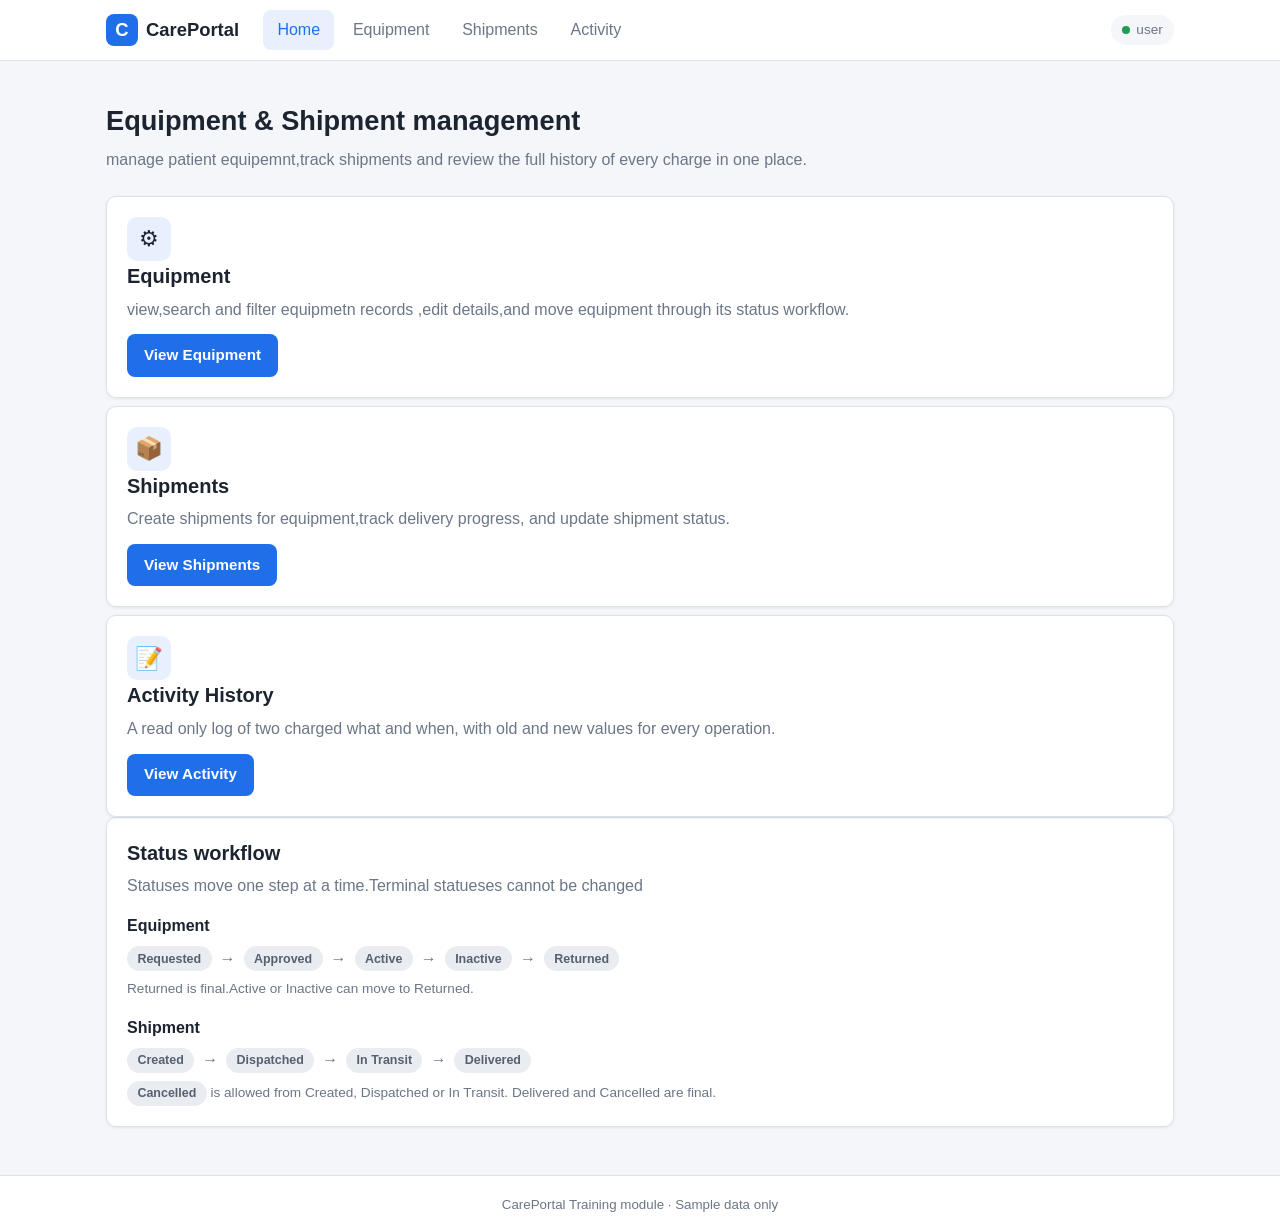
<file: public/index.html>
<!DOCTYPE html>
<html lang="en">
    <head>
        <meta charset="UTF-8">
        <meta name="viewport" content="width=device-width,initial-scale=1.0">
        <title>CarePortal- Equipment &amp; Shipment Management</title>
        <link rel="stylesheet" href="css/styles.css">
    </head>
    <body>

        <header class="site-header">
            <div class="container header-inner">
                <a href="index.html" class="brand">
                    <span class="brand-mark">C</span>
                    <span class="brand-text">CarePortal</span>
                </a>

                <button class="nav-toggle" id="navToggle" aria-label="Toggle navigation" aria-expanded="false">
                    &#9776;
                </button>

                <nav  class="main-nav" id="mainNav" aria-label="Main naviagtion">
                    <a href="index.html" class="nav-link active" aria-current="page">Home</a>
                    <a href="equipment.html" class="nav-link">Equipment</a>
                    <a href="shipment.html" class="nav-link">Shipments</a>
                    <a href="activity.html" class="nav-link">Activity</a>
                </nav>

                <div class="user-chip" title="Training user">
                    <span class="user-dot"></span>user
                </div>
            </div>
        </header>

        <!--main content-->
        <main class="container page">
            
            <!--Global message area (success/error message shown here)-->
            <div id="message-area" role="status" aria-live="polite"></div>

            <section class="hero">
                <h1>Equipment &amp; Shipment management</h1>
                <p class="muted">
                    manage patient equipemnt,track shipments and review the full
                    history of every charge in one place.
                </p>
            </section>

            <!--module cards-->
            <section class="card-grid" aria-label="Modules">
                <article class="card module-card">
                    <div class="module-icon">&#9881; </div>
                    <h2>Equipment</h2>
                    <p class="muted">
                        view,search and filter equipmetn records ,edit details,and move equipment through its status workflow.
                    </p>
                    <div class="card-actions">
                        <a href="equipment.html" class="btn btn-primary">View Equipment</a>
                        <!-- <a href="equipment.html?add=1" class="btn btn-secondary">+ Add Equipment</a> -->

                    </div>
                </article>

                <article class="card module-card">
                    <div class="module-icon"> &#128230; </div>
                    <h2>Shipments</h2>
                    <p class="muted">
                        Create shipments for equipment,track delivery progress, and update shipment status.

                    </p>
                    <div class="card-actions">
                        <a href="shipments.html" class="btn btn-primary">View Shipments</a>
                        

                    </div>
                </article>

                <article class="card module-card">
                    <div class="module-icon"> &#128221; </div> 
                    <h2>Activity History</h2>
                    <p class="muted">
                        A read only log of two charged what and when, with old 
                        and new values for every operation.
                    </p>
                    <div class="card-actions">
                        <a href="activity.html" class="btn btn-primary">View Activity</a>

                    </div>
                </article>
            </section>

            <!--Status workflow reference-->
            <section class="card workflow-card">
                <h2>Status workflow</h2>
                <p class="muted">Statuses move one step at a time.Terminal statueses cannot be changed</p>

                <div class="workflow-block">
                    <h3>Equipment</h3>
                    <div class="flow">
                        <span class="badge badge-requested">Requested</span>
                        <span class="arrow"> &rarr; </span>
                        <span class="badge badge-approved">Approved</span>
                        <span class="arrow"> &rarr;</span>
                        <span class="badge badge-active">Active</span>
                        <span class="arrow"> &rarr;</span>
                        <span class="badge badge-inactive">Inactive</span>
                        <span class="arrow"> &rarr;</span>
                        <span class="badge badge-returned">Returned</span>
                        
                    </div>
                    <p class="hint">Returned is final.Active or Inactive can move to Returned.</p>
                </div>

                <div class="workflow-block">
                    <h3>Shipment</h3>
                    <div class="flow">
                        <span class="badge badge-created">Created</span>
                        <span class="arrow"> &rarr; </span>
                        <span class="badge badge-dispatched">Dispatched</span>
                        <span class="arrow"> &rarr; </span>
                        <span class="badge badge-in-transit">In Transit</span>
                        <span class="arrow"> &rarr; </span>
                        <span class="badge badge-delivered">Delivered</span>
                        
                    </div>
                    <p class="hint">
                        <span class="badge badge-cancelled">Cancelled</span>
                        is allowed from Created, Dispatched or In Transit. Delivered and Cancelled are final.
                    </p>
                </div>
            </section>
        </main>

        <!--footer-->
        <footer class="site-footer">
            <div class="container">
                <small>CarePortal Training module &middot; Sample data only</small>

            </div>
        </footer>

        <script src="js/common.js"></script>
    </body>
</html>
</file>
<file: public/css/styles.css>
:root{
    --primary: #1f6feb;
    --primary-dark: #1757bd;
    --bg: #f4f6fa;
    --surface: #ffffff;
    --text: #1c2430;
    --muted: #6b7686;
    --border: #dde2ea;
    --success: #1f9d55;
    --radius:10px;
    --shadow:0 1px 3px rgba(16,24,40,0.08);
}

/*--reset and base--*/
*{
    box-sizing: border-box;
    margin:0;
    padding:0;
}

body{
    font-family:"Segoe UI",Roboto,Arial,sans-serif;
    background:var(--bg);
    color:var(--text);
    line-height:1.5;
    min-height:100vh;
    display:flex;
    flex-direction:column;
}

a{
    color:var(--primary);
    text-decoration: none;
}

a:hover{
    text-decoration: underline;
}


/*--layout and wrapper---*/
.container{
    width:100%;
    max-width:1100px;
    margin: 0 auto;
    padding:0 1rem;
}

/*--Header--*/
.site-header{
    background:var(--surface);
    border-bottom:1px solid var(--border);
    position:sticky;
    top:0;
    z-index:100;
}

.header-inner{
    display: flex;
    align-items: center;
    gap:1.5rem;
    min-height:60px;
}

/*--Brand(logo name)--*/
.brand{
    display:flex;
    align-items: center;
    gap:0.5rem;
    color:var(--text);
    font-weight: 700;
    font-size:1.15rem;
}

.brand:hover{
    text-decoration: none;
}

.brand-mark{
    width:32px;
    height: 32px;
    background: var(--primary);
    color:#fff;
    border-radius: 8px;
    display:grid;
    place-items:center;
}

/*----Navigation links--------*/
.main-nav{
    display: flex;
    gap:0.25rem;
    flex:1;
}

.nav-link{
    padding:0.5rem 0.9rem;
    border-radius:8px;
    color:var(--muted);
    font-weight:500;
}
.nav-link:hover{
    background:var(--bg);
    text-decoration:none;
    color:var(--text);
}
.nav-link.active{
    background:#e8f0fe;
    color:var(--primary);
}

/*--user chip ---*/
.user-chip{
    display: flex;
    align-items: center;
    gap:0.4rem;
    font-size: 0.85rem;
    color: var(--muted);
    background: var(--bg);
    padding: 0.3rem 0.7rem;
    border-radius: 999px;
}

.user-dot{
    width:8px;
    height:8px;
    background: var(--success);
    border-radius: 50%;
}

/*Hamburger button---*/
.nav-toggle{
    display: none;
    background: none;
    border: 1px solid var(--border);
    border-radius: 8px;
    font-size:1.3rem;
    padding:0.2rem 0.6rem;
    cursor: pointer;
}

/*--Tablet/mobile:nav becomes dropdown---*/
@media(max-width:900px){
    .nav-toggle{ 
        display: block;
        margin-left: auto;
    }

    .main-nav{
        display: none;
        position: absolute;
        top:60px; left:0; right:0;
        flex-direction: column;
        background: var(--surface);
        border-bottom: 1px solid var(--border);
        padding:0.5rem 1rem;
    }

    .main-nav.open{
        display: flex;
    }
    .user-chip{
        display: none;
    }
}

/* =========================================================
   FEATURE 2: Page layout, hero, module cards, buttons, footer
   ========================================================= */

/*--Text styles--*/
h1{
    font-size:1.7rem;
    margin-bottom:0.4rem;
}
h2{
    font-size:1.25rem;
    margin-bottom:0.4rem;
}
h3{
    font-size:1rem;
    margin-bottom:0.5rem;
}

.muted{
    color:var(--muted);
}

/*--page area---*/
.page{
    flex: 1;
    padding-top:1.5rem;
    padding-bottom:2rem;
}

.hero{
    margin-bottom:1.5rem;
}

/*--card(reusable box)--*/
.card{
    background: var(--surface);
    border: 1px solid var(--border);
    border-radius: var(--radius);
    box-shadow: var(--shadow);
    padding: 1.25rem;
}

.card-grid {
    display:flex;
    flex-direction: column;
    gap: 0.5rem;
}

.module-icon {
    width: 44px;
    height: 44px;
    background: #e8f0fe;
    border-radius: 10px;
    display: grid; 
    place-items: center;
    font-size: 1.4rem;
}
.card-actions{
    margin-top: auto;
    padding-top: 0.8rem;
    display: flex;
    flex-wrap: wrap;
    gap: 0.5rem;
}
.btn{
    display: inline-block;
    padding: 0.55rem 1rem;
    border: 1px solid transparent;
    border-radius: 8px;
    font-size: 0.95rem;
    font-weight: 600;
    cursor: pointer;
    text-align: center;
    font-family: inherit;
}

.btn:hover{
    text-decoration: none;
}

.btn-primary{
    background: var(--primary);
    color: #fff;
}

.btn-primary:hover{
    background: var(--primary-dark);
}

.btn-secondary{
    background: var(--primary);
    color: #fff;
    /* border-color: var(--primary); */
}
.btn-secondary:hover{
    background: var(--primary-dark);
}

/*--footer---*/
.site-footer{
    border-top:1px solid var(--border);
    background: var(--surface);
    padding: 1rem 0;
    text-align: center;
    color: var(--muted);
}


/*--small screens ----*/
@media(max-width: 480px) {
    h1{
        font-size:1.4rem;
    }
}

/*--FEature 3---*/
.workflow-card{
    margin-bottom: 1rem;
}

.workflow-block{
    margin-top: 1rem;
}

.flow{
    display: flex;
    flex-wrap: wrap;
    align-items: center;
    gap: 0.5rem;
}

.arrow{
    color: var(--muted);
}

.hint{
    color: var(--muted);
    font-size: 0.85rem;
    margin-top: 0.5rem;
}

.badge{
    display: inline-block;
    padding: 0.2rem 0.65rem;
    border-radius: 999px;
    font-size: 0.78rem;
    font-weight: 600;
    white-space: nowrap;
}

.badge-requested{ background: #e9ecf1; color: #566070;}
.badge-approved{ background: #e9ecf1; color: #566070;}
.badge-active { background: #e9ecf1; color: #566070; }
.badge-inactive {background: #e9ecf1; color: #566070;}
.badge-returned   { background: #e9ecf1; color: #566070; }

.badge-created    { background: #e9ecf1; color: #566070; }   /* grey   */
.badge-dispatched { background: #e9ecf1; color: #566070; }   /* blue   */
.badge-in-transit { background: #e9ecf1; color: #566070; }   /* yellow */
.badge-delivered  { background: #e9ecf1; color: #566070; }   /* green  */
.badge-cancelled  { background: #e9ecf1; color: #566070; }  

/* ---Page header---*/
.page-header{
    display: flex;
    justify-content: space-between;
    align-items: center;
    flex-wrap:wrap;
    gap: 0.75rem;
    margin-bottom: 1rem;
}

/*--table---*/
.table-wrap{
    overflow-x: auto;
}

table{
    width: 100%;
    border-collapse: collapse;
}

th, td{
    text-align: left;
    padding: 0.7rem 0.8rem;
    border-bottom: 1px solid var(--border);
    font-size: 0.92rem;
}
th {
    background: #f8fafc;
    color: var(--muted);
    font-size: 0.78rem;
    text-transform: uppercase;
    letter-spacing: 0.03em;;
}
tbody tr:hover{
    background: #fafbfd;
}
.btn-sm{
    padding: 0.3rem 0.65rem;
    font-size: 0.85rem;
}

/*--Feature 5--*/
/*--Loading,empty and error states--*/
.hidden { display: none !important; }

/* box used for loading / empty / error messages */
.state-box {
  text-align: center;
  padding: 2.5rem 1rem;
  color: var(--muted);
}
.state-box .btn { margin-top: 0.75rem; }

.spinner {
  width: 32px;
  height: 32px;
  border: 4px solid var(--border);
  border-top-color: var(--primary);
  border-radius: 50%;
  animation: spin 0.5s linear infinite;
  margin: 0 auto 0.75rem;
}

@keyframes spin {
  to { transform: rotate(360deg); }
}

/* =========================================================
   FEATURE 6: Search & filter toolbar (also the base form field styles)
   ========================================================= */

.toolbar-card { margin-bottom: 1rem; }

.toolbar {
  display: flex;
  flex-wrap: wrap;
  gap: 0.75rem;
  align-items: flex-end;         /* aligns the Clear button with the inputs */
}
.toolbar .field { flex: 1 1 180px; margin-bottom: 0; }

/* ---------- Field = label + input stacked ---------- */
.field { display: flex; flex-direction: column; }

.field label {
  font-weight: 600;
  font-size: 0.9rem;
  margin-bottom: 0.3rem;
}

/* ---------- Inputs and dropdowns ---------- */
input[type="search"],
select {
  width: 100%;
  padding: 0.55rem 0.7rem;
  border: 1px solid var(--border);
  border-radius: 8px;
  font-size: 0.95rem;
  font-family: inherit;
  background: #fff;
  color: var(--text);
}

input:focus, select:focus {
  outline: 2px solid #b9d2fb;
  border-color: var(--primary);
}

@media (max-width: 480px) {
  .toolbar .field { flex: 1 1 100%; }
}

/* =========================================================
   FEATURE 7: Forms, validation messages, alert banners
   ========================================================= */

/* ---------- Form layout ---------- */
.form-card { max-width: 800px; }

.form-grid {
  display: grid;
  grid-template-columns: repeat(2, 1fr);     /* two columns on desktop */
  gap: 0 1rem;
}
.form-grid .full { grid-column: 1 / -1; }    /* spans both columns */

.form-grid .field { margin-bottom: 1rem; }

.required { color: #d33a3a; }                /* the red * */

/* ---------- Text inputs and textarea (search + select already styled) ---------- */
input[type="text"],
textarea {
  width: 100%;
  padding: 0.55rem 0.7rem;
  border: 1px solid var(--border);
  border-radius: 8px;
  font-size: 0.95rem;
  font-family: inherit;
  background: #fff;
  color: var(--text);
}
textarea { min-height: 90px; resize: vertical; }

input[type="text"]:focus,
textarea:focus {
  outline: 2px solid #b9d2fb;
  border-color: var(--primary);
}

/* ---------- Validation state: JS adds .invalid to the .field box ---------- */
.field.invalid input,
.field.invalid select,
.field.invalid textarea { border-color: #d33a3a; }

.error-text {
  color: #d33a3a;
  font-size: 0.8rem;
  margin-top: 0.25rem;
  min-height: 1em;
}

/* ---------- Buttons row ---------- */
.form-actions { display: flex; gap: 0.6rem; margin-top: 0.5rem; }

/* disabled button while a request is running */
.btn:disabled {
  opacity: 0.55;
  cursor: not-allowed;
}

/* ---------- Success / error banners (shown in #message-area) ---------- */
#message-area { margin-bottom: 1rem; }

.alert {
  padding: 0.75rem 1rem;
  border-radius: 8px;
  border: 1px solid;
  margin-bottom: 0.5rem;
  display: flex;
  justify-content: space-between;
  align-items: center;
  gap: 1rem;
}
.alert-success { background: #e7f7ee; border-color: #a8e0c1; color: #14683a; }
.alert-error   { background: #fdecec; border-color: #f3b6b6; color: #922020; }

.alert-close {
  background: none;
  border: none;
  font-size: 1.1rem;
  cursor: pointer;
  color: inherit;
}

/* ---------- Tablet / mobile: one column ---------- */
@media (max-width: 900px) {
  .form-grid { grid-template-columns: 1fr; }
}

/* buttons inside a table row, side by side */
.row-actions {
  display: flex;
  gap: 0.4rem;
  flex-wrap: wrap;
  align-items: center;
}

/* ---------- Modal: dark overlay + white box in the centre ---------- */
.modal-overlay {
  position: fixed;
  inset: 0;                                  /* covers the whole screen */
  background: rgba(16, 24, 40, 0.5);
  display: grid;
  place-items: center;
  padding: 1rem;
  z-index: 200;                              /* above the sticky header */
}

.modal {
  background: var(--surface);
  border-radius: var(--radius);
  padding: 1.5rem;
  width: 100%;
  max-width: 460px;
  max-height: 90vh;
  overflow-y: auto;
}
.modal-head{
    display: flex;
    justify-content: space-between;
    align-items: flex-start;
    gap: 1rem;
}
.modal-head h2 { margin: 0; }

.modal-close{
    background: none;
    border: 0;
    font-size: 1.75rem;
    line-height: 1;
    cursor: pointer;
    color: var(--muted);
    padding: 0 0.25rem;
}
.modal-close:hover{
    color: inherit;
}
.modal-close:disabled{
    opacity: 0.4;
    cursor: not-allowed;
}
.modal-wide { max-width: 720px; }

.modal .field { margin-bottom: 1rem; }

/*--pagination--*/
.pagination{
    display: flex;
    justify-content : space-between;
    align-items: center;
    flex-wrap: wrap;
    gap: 0.75rem;
    padding-top: 1rem;
    color: var(--muted);
    font-size: 0.9rem;
}

.pager-controls {
  display: flex;
  align-items: center;
  flex-wrap: wrap;
  gap: 0.5rem;
}

.pagination select {
  width: auto;
  padding: 0.3rem 0.5rem;
}

input[type="date"] {
  width: 100%;
  padding: 0.55rem 0.7rem;
  border: 1px solid var(--border);
  border-radius: 8px;
  font-size: 0.95rem;
  font-family: inherit;
  background: #fff;
  color: var(--text);
}

input[type="date"]:focus {
  outline: 2px solid #b9d2fb;
  border-color: var(--primary);
}

.status-card { margin-top: 1rem; }
.status-card .field { margin-bottom: 1rem; }

/* ---------- Action badges ---------- */
.badge-add           { background: #d9f5e5; color: #137a3f; }   /* green  */
.badge-edit          { background: #dbeafe; color: #1e4fa8; }   /* blue   */
.badge-status-change { background: #fff4d6; color: #8a6100; }   /* yellow */

/* ---------- Table cells ---------- */
.nowrap { white-space: nowrap; }

.changes-cell { font-size: 0.85rem; min-width: 180px; }
.change-block { margin-bottom: 0.4rem; word-break: break-word; }
.change-block:last-child { margin-bottom: 0; }
.change-label {
  font-weight: 600;
  color: var(--muted);
  font-size: 0.75rem;
  text-transform: uppercase;
}
.change-key { color: var(--muted); }

/* ---------- Filter toolbar: keep the Clear button aligned with the inputs ---------- */
.toolbar .error-text { min-height: 0; margin-top: 0; }

/* ---------- Disabled inputs (also used by the locked fields in the shipment form) ---------- */
input:disabled, select:disabled, textarea:disabled {
  background: #f1f3f7;
  cursor: not-allowed;
}
.badge-readonly {
  background: #e9ecf1;
  color: #566070;
  font-size: 0.7rem;
  vertical-align: middle;
  margin-left: 0.4rem;
}
.entity-name { font-weight: 600; }

.entity-sub {
  font-size: 0.78rem;
  color: var(--muted);
}
/* long text (notes) is cut with ... so rows stay one line high */
.cell-clip {
  display: block;
  max-width: 220px;
  overflow: hidden;
  text-overflow: ellipsis;
  white-space: nowrap;
}
.nowrap { white-space: nowrap; }
</file>
